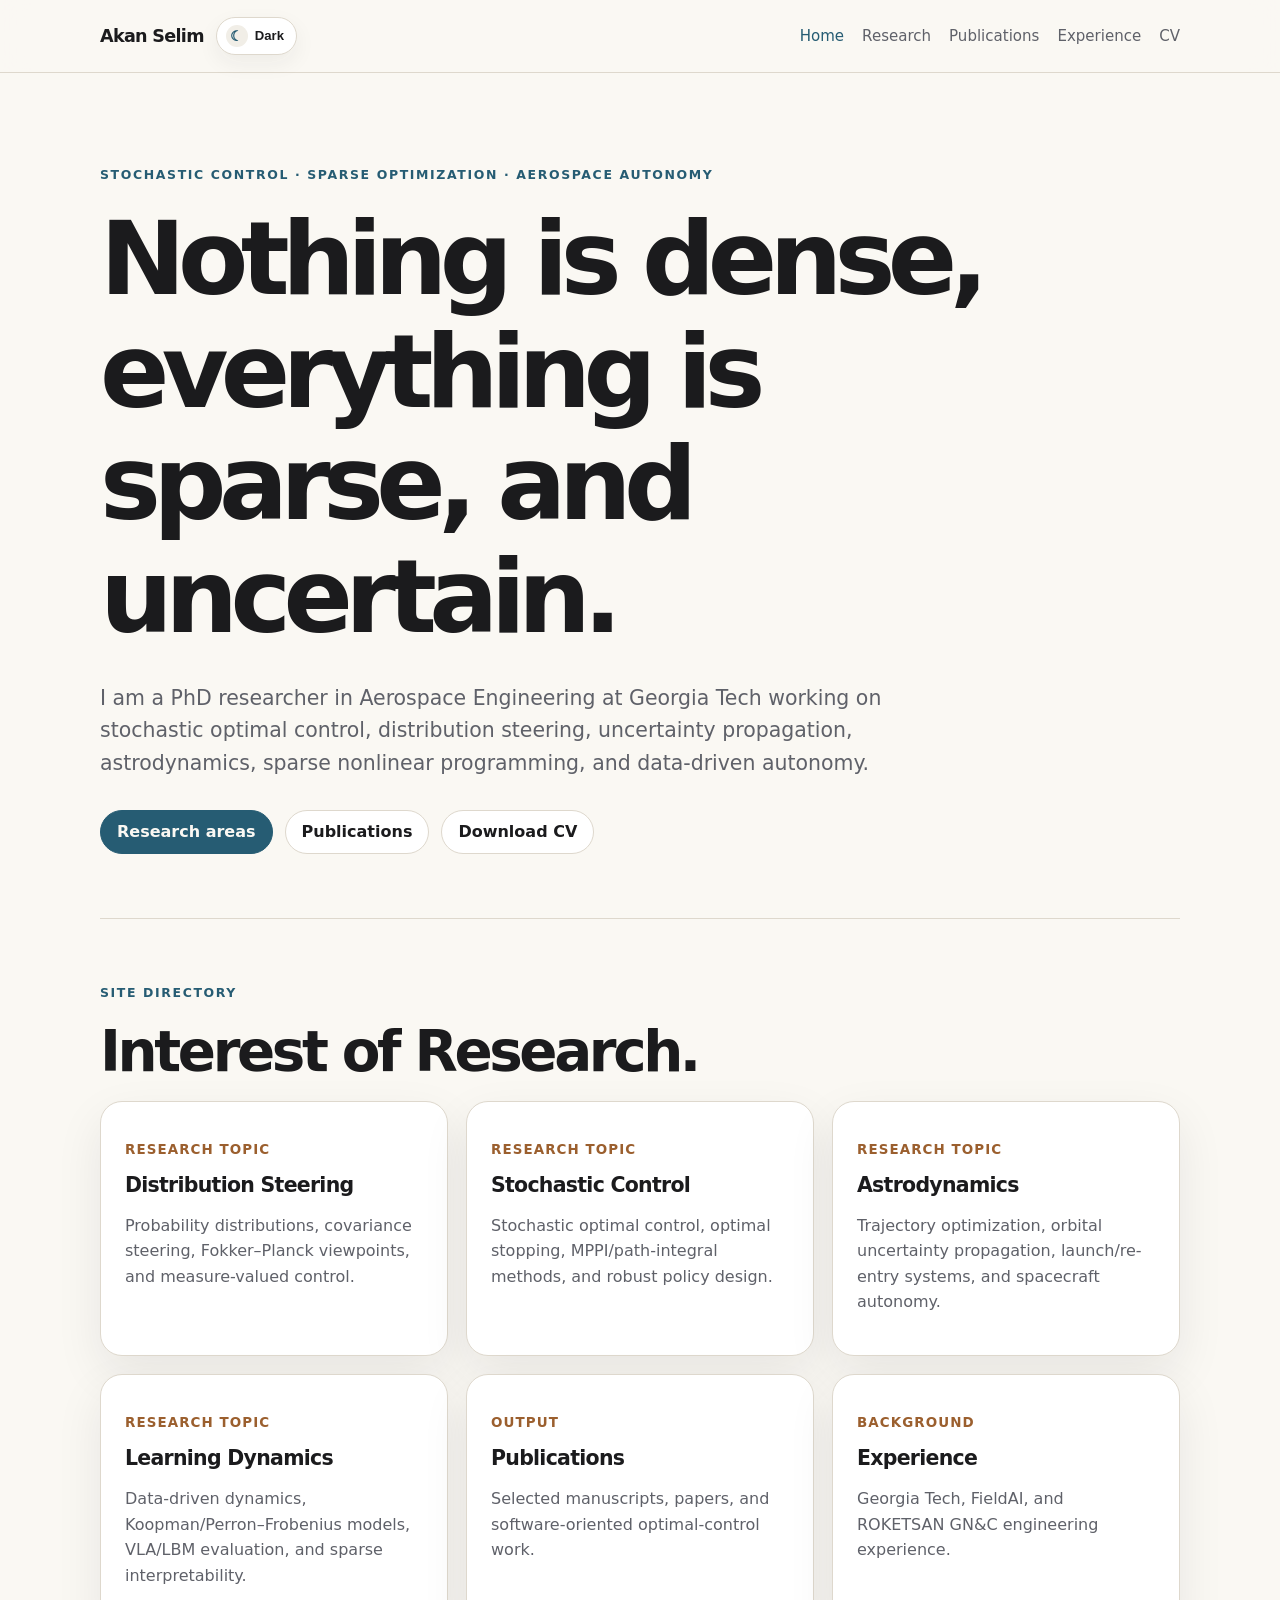
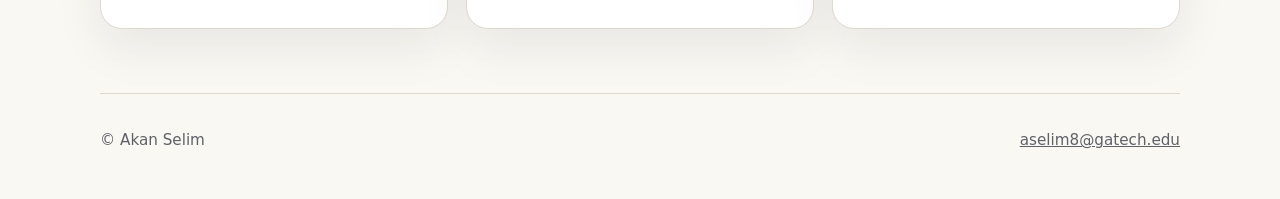
<file: index.html>
<!DOCTYPE html>
<html lang="en" data-theme="light">
<head>
  <meta charset="UTF-8" />
  <meta name="viewport" content="width=device-width, initial-scale=1.0" />
  <title>Akan Selim</title>
  <meta name="description" content="Akan Selim — stochastic optimal control, distribution steering, astrodynamics, learning dynamics, and sparse uncertainty-aware autonomy." />
  <link rel="stylesheet" href="styles.css?v=smooth-toggle-1" />
</head>
<body>
  <header class="site-header">
    <div class="header-inner">
      <div class="brand-wrap">
        <a class="brand" href="index.html">Akan Selim</a>
        <button class="theme-toggle" type="button" data-theme-toggle aria-label="Switch color theme"><span class="theme-icon" aria-hidden="true">☾</span><span class="theme-label">Dark</span></button>
      </div>
      <nav class="nav" aria-label="Main navigation">
        <a class="active" href="index.html">Home</a>
        <a href="research.html">Research</a>
        <a href="publications.html">Publications</a>
        <a href="experience.html">Experience</a>
        <a href="cv.html">CV</a>
      </nav>
    </div>
  </header>

  <main>
    <section class="hero">
      <p class="eyebrow">Stochastic control · Sparse optimization · Aerospace autonomy</p>
      <h1>Nothing is dense, everything is sparse, and uncertain.</h1>
      <p class="lede">
        I am a PhD researcher in Aerospace Engineering at Georgia Tech working on stochastic optimal control,
        distribution steering, uncertainty propagation, astrodynamics, sparse nonlinear programming, and data-driven autonomy.
      </p>
      <div class="actions">
        <a class="button primary" href="research.html">Research areas</a>
        <a class="button" href="publications.html">Publications</a>
        <a class="button" href="assets/Akan_Selim_CV.pdf" target="_blank" rel="noopener">Download CV</a>
      </div>
    </section>

    <section class="section">
      <p class="eyebrow">Site directory</p>
      <h2>Interest of Research.</h2>
      <div class="grid">
        <a class="card" href="distribution-steering.html">
          <p class="meta">Research topic</p>
          <h3>Distribution Steering</h3>
          <p>Probability distributions, covariance steering, Fokker–Planck viewpoints, and measure-valued control.</p>
        </a>
        <a class="card" href="stochastic-control.html">
          <p class="meta">Research topic</p>
          <h3>Stochastic Control</h3>
          <p>Stochastic optimal control, optimal stopping, MPPI/path-integral methods, and robust policy design.</p>
        </a>
        <a class="card" href="astrodynamics.html">
          <p class="meta">Research topic</p>
          <h3>Astrodynamics</h3>
          <p>Trajectory optimization, orbital uncertainty propagation, launch/re-entry systems, and spacecraft autonomy.</p>
        </a>
        <a class="card" href="learning-dynamics.html">
          <p class="meta">Research topic</p>
          <h3>Learning Dynamics</h3>
          <p>Data-driven dynamics, Koopman/Perron–Frobenius models, VLA/LBM evaluation, and sparse interpretability.</p>
        </a>
        <a class="card" href="publications.html">
          <p class="meta">Output</p>
          <h3>Publications</h3>
          <p>Selected manuscripts, papers, and software-oriented optimal-control work.</p>
        </a>
        <a class="card" href="experience.html">
          <p class="meta">Background</p>
          <h3>Experience</h3>
          <p>Georgia Tech, FieldAI, and ROKETSAN GN&amp;C engineering experience.</p>
        </a>
      </div>
    </section>
  </main>

  <footer class="site-footer">
    <span>© Akan Selim</span>
    <a href="mailto:aselim8@gatech.edu">aselim8@gatech.edu</a>
  </footer>
  <script src="theme.js?v=smooth-toggle-1"></script>
</body>
</html>
</file>
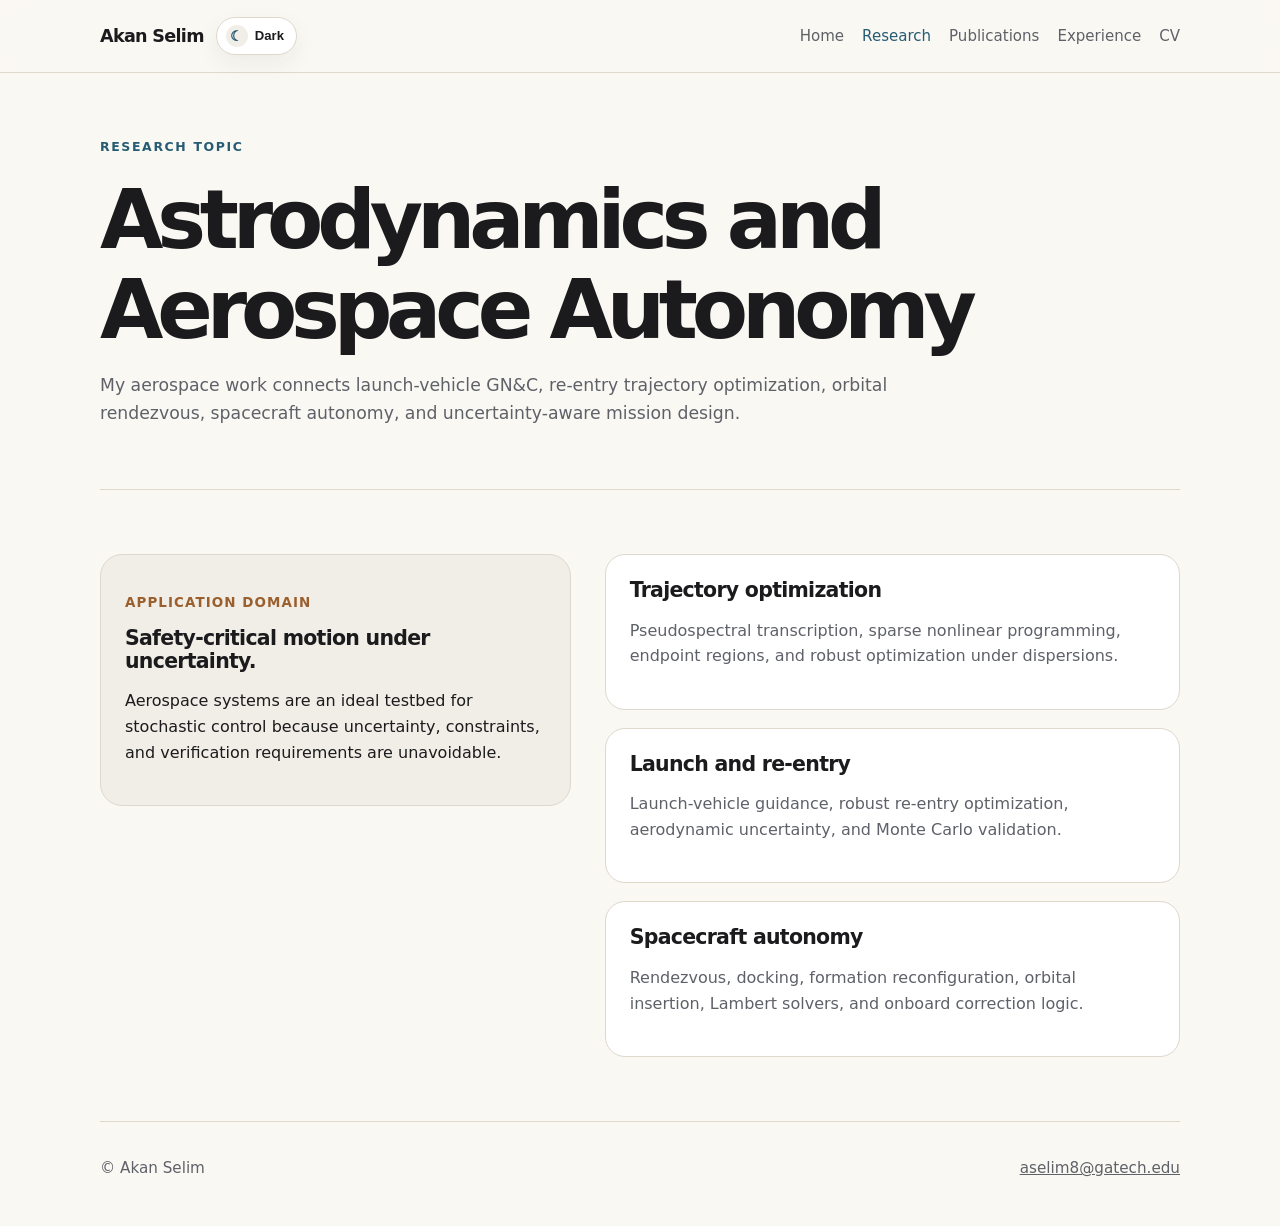
<file: astrodynamics.html>
<!DOCTYPE html>
<html lang="en" data-theme="light">
<head>
  <meta charset="UTF-8" />
  <meta name="viewport" content="width=device-width, initial-scale=1.0" />
  <title>Astrodynamics | Akan Selim</title>
  <link rel="stylesheet" href="styles.css?v=smooth-toggle-1" />
</head>
<body>
  <header class="site-header">
    <div class="header-inner">
      <div class="brand-wrap">
        <a class="brand" href="index.html">Akan Selim</a>
        <button class="theme-toggle" type="button" data-theme-toggle aria-label="Switch color theme"><span class="theme-icon" aria-hidden="true">☾</span><span class="theme-label">Dark</span></button>
      </div>
      <nav class="nav" aria-label="Main navigation">
        <a href="index.html">Home</a>
        <a class="active" href="research.html">Research</a>
        <a href="publications.html">Publications</a>
        <a href="experience.html">Experience</a>
        <a href="cv.html">CV</a>
      </nav>
    </div>
  </header>

  <main>
    <section class="page-header">
      <p class="eyebrow">Research topic</p>
      <h1>Astrodynamics and Aerospace Autonomy</h1>
      <p class="page-text">
        My aerospace work connects launch-vehicle GN&amp;C, re-entry trajectory optimization, orbital rendezvous, spacecraft autonomy,
        and uncertainty-aware mission design.
      </p>
    </section>

    <section class="section split">
      <div class="callout">
        <p class="meta">Application domain</p>
        <h3>Safety-critical motion under uncertainty.</h3>
        <p>
          Aerospace systems are an ideal testbed for stochastic control because uncertainty, constraints, and verification requirements
          are unavoidable.
        </p>
      </div>
      <div class="list">
        <article>
          <h3>Trajectory optimization</h3>
          <p>Pseudospectral transcription, sparse nonlinear programming, endpoint regions, and robust optimization under dispersions.</p>
        </article>
        <article>
          <h3>Launch and re-entry</h3>
          <p>Launch-vehicle guidance, robust re-entry optimization, aerodynamic uncertainty, and Monte Carlo validation.</p>
        </article>
        <article>
          <h3>Spacecraft autonomy</h3>
          <p>Rendezvous, docking, formation reconfiguration, orbital insertion, Lambert solvers, and onboard correction logic.</p>
        </article>
      </div>
    </section>
  </main>

  <footer class="site-footer">
    <span>© Akan Selim</span>
    <a href="mailto:aselim8@gatech.edu">aselim8@gatech.edu</a>
  </footer>
  <script src="theme.js?v=smooth-toggle-1"></script>
</body>
</html>
</file>
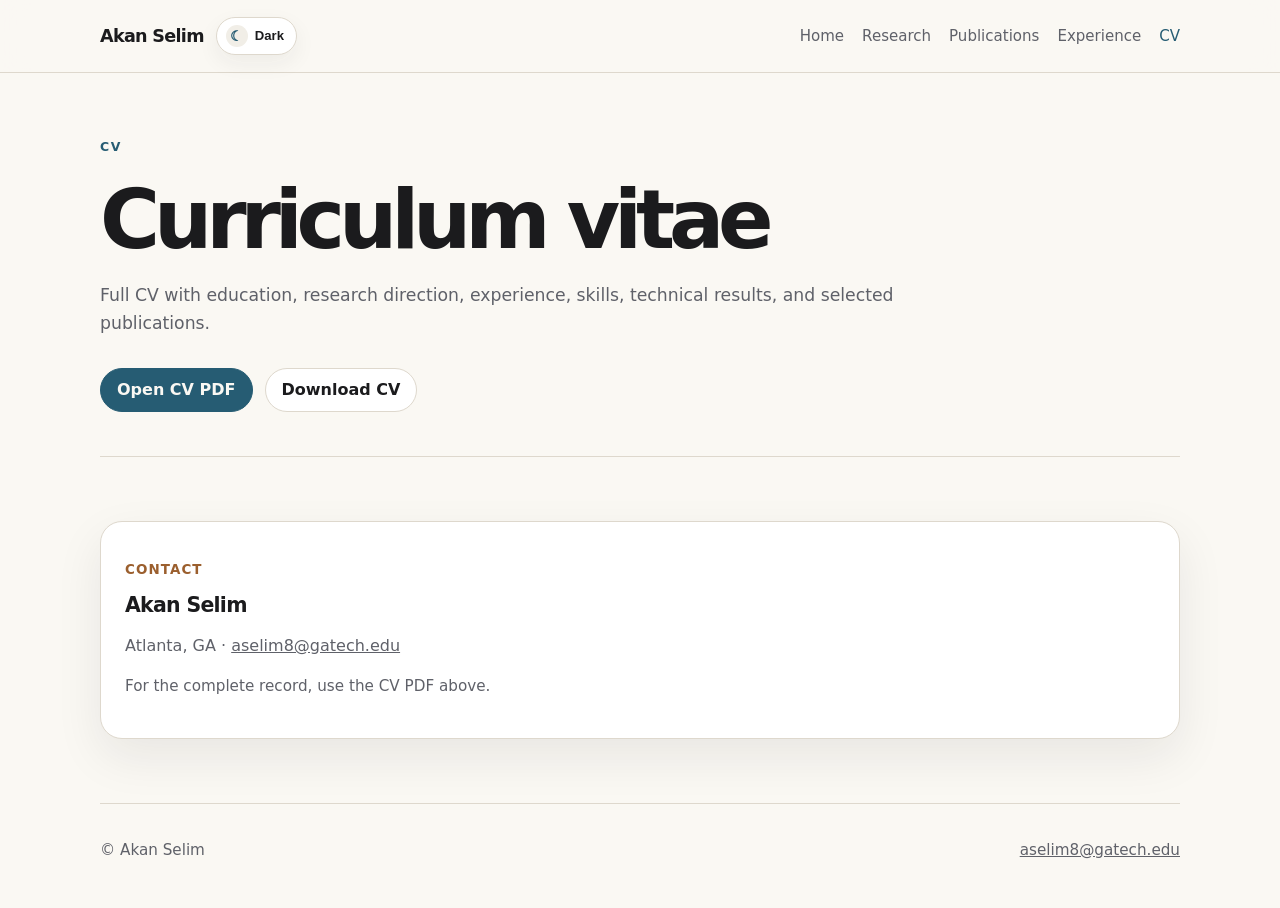
<file: cv.html>
<!DOCTYPE html>
<html lang="en" data-theme="light">
<head>
  <meta charset="UTF-8" />
  <meta name="viewport" content="width=device-width, initial-scale=1.0" />
  <title>CV | Akan Selim</title>
  <link rel="stylesheet" href="styles.css?v=smooth-toggle-1" />
</head>
<body>
  <header class="site-header">
    <div class="header-inner">
      <div class="brand-wrap">
        <a class="brand" href="index.html">Akan Selim</a>
        <button class="theme-toggle" type="button" data-theme-toggle aria-label="Switch color theme"><span class="theme-icon" aria-hidden="true">☾</span><span class="theme-label">Dark</span></button>
      </div>
      <nav class="nav" aria-label="Main navigation">
        <a href="index.html">Home</a>
        <a href="research.html">Research</a>
        <a href="publications.html">Publications</a>
        <a href="experience.html">Experience</a>
        <a class="active" href="cv.html">CV</a>
      </nav>
    </div>
  </header>

  <main>
    <section class="page-header">
      <p class="eyebrow">CV</p>
      <h1>Curriculum vitae</h1>
      <p class="page-text">
        Full CV with education, research direction, experience, skills, technical results, and selected publications.
      </p>
      <div class="actions">
        <a class="button primary" href="assets/Akan_Selim_CV.pdf" target="_blank" rel="noopener">Open CV PDF</a>
        <a class="button" href="assets/Akan_Selim_CV.pdf" download>Download CV</a>
      </div>
    </section>

    <section class="section">
      <div class="card">
        <p class="meta">Contact</p>
        <h3>Akan Selim</h3>
        <p>Atlanta, GA · <a href="mailto:aselim8@gatech.edu">aselim8@gatech.edu</a></p>
        <p class="note">For the complete record, use the CV PDF above.</p>
      </div>
    </section>
  </main>

  <footer class="site-footer">
    <span>© Akan Selim</span>
    <a href="mailto:aselim8@gatech.edu">aselim8@gatech.edu</a>
  </footer>
  <script src="theme.js?v=smooth-toggle-1"></script>
</body>
</html>
</file>
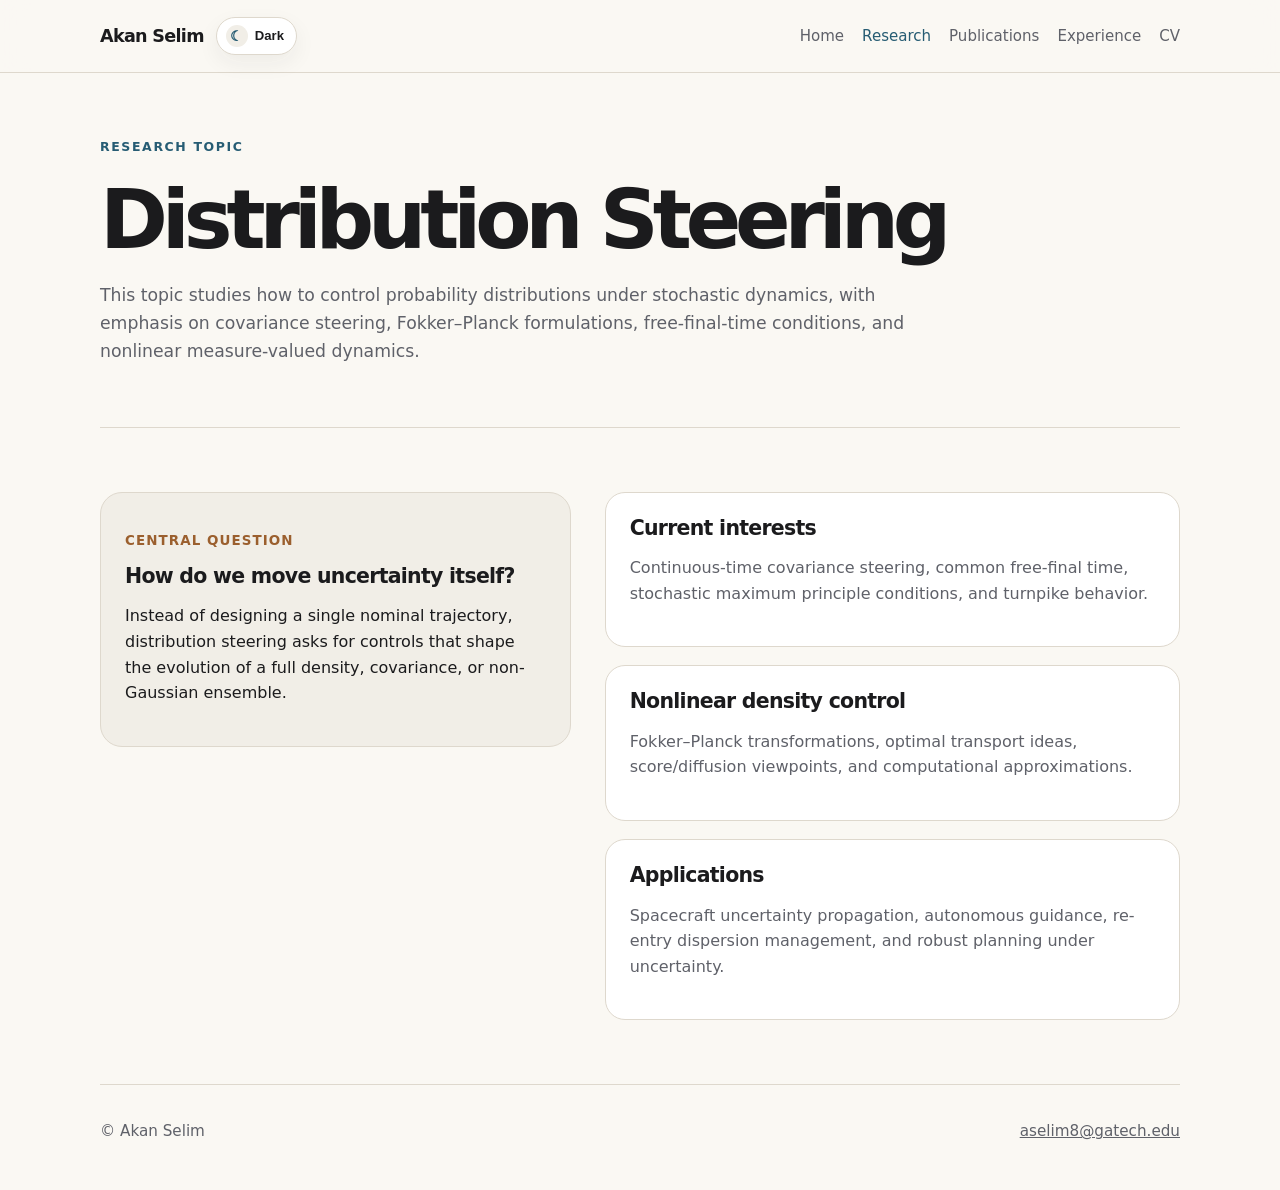
<file: distribution-steering.html>
<!DOCTYPE html>
<html lang="en" data-theme="light">
<head>
  <meta charset="UTF-8" />
  <meta name="viewport" content="width=device-width, initial-scale=1.0" />
  <title>Distribution Steering | Akan Selim</title>
  <link rel="stylesheet" href="styles.css?v=smooth-toggle-1" />
</head>
<body>
  <header class="site-header">
    <div class="header-inner">
      <div class="brand-wrap">
        <a class="brand" href="index.html">Akan Selim</a>
        <button class="theme-toggle" type="button" data-theme-toggle aria-label="Switch color theme"><span class="theme-icon" aria-hidden="true">☾</span><span class="theme-label">Dark</span></button>
      </div>
      <nav class="nav" aria-label="Main navigation">
        <a href="index.html">Home</a>
        <a class="active" href="research.html">Research</a>
        <a href="publications.html">Publications</a>
        <a href="experience.html">Experience</a>
        <a href="cv.html">CV</a>
      </nav>
    </div>
  </header>

  <main>
    <section class="page-header">
      <p class="eyebrow">Research topic</p>
      <h1>Distribution Steering</h1>
      <p class="page-text">
        This topic studies how to control probability distributions under stochastic dynamics, with emphasis on covariance steering,
        Fokker–Planck formulations, free-final-time conditions, and nonlinear measure-valued dynamics.
      </p>
    </section>

    <section class="section split">
      <div class="callout">
        <p class="meta">Central question</p>
        <h3>How do we move uncertainty itself?</h3>
        <p>
          Instead of designing a single nominal trajectory, distribution steering asks for controls that shape the evolution
          of a full density, covariance, or non-Gaussian ensemble.
        </p>
      </div>
      <div class="list">
        <article>
          <h3>Current interests</h3>
          <p>Continuous-time covariance steering, common free-final time, stochastic maximum principle conditions, and turnpike behavior.</p>
        </article>
        <article>
          <h3>Nonlinear density control</h3>
          <p>Fokker–Planck transformations, optimal transport ideas, score/diffusion viewpoints, and computational approximations.</p>
        </article>
        <article>
          <h3>Applications</h3>
          <p>Spacecraft uncertainty propagation, autonomous guidance, re-entry dispersion management, and robust planning under uncertainty.</p>
        </article>
      </div>
    </section>
  </main>

  <footer class="site-footer">
    <span>© Akan Selim</span>
    <a href="mailto:aselim8@gatech.edu">aselim8@gatech.edu</a>
  </footer>
  <script src="theme.js?v=smooth-toggle-1"></script>
</body>
</html>
</file>
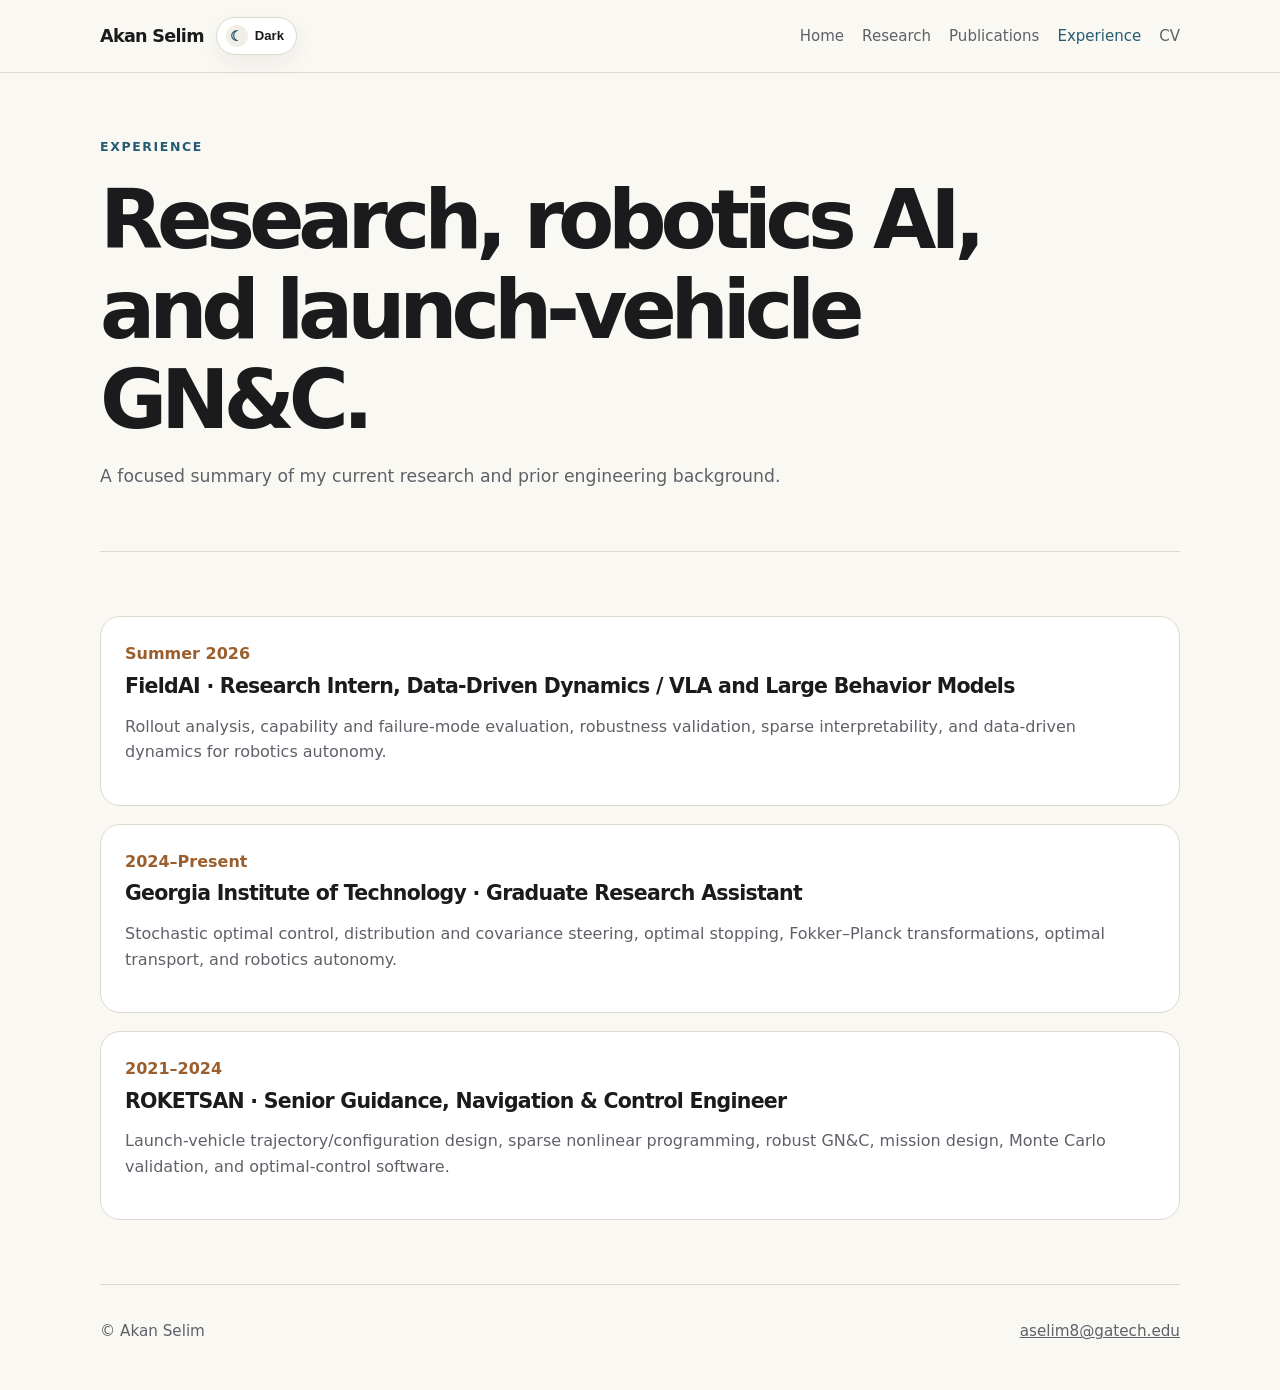
<file: experience.html>
<!DOCTYPE html>
<html lang="en" data-theme="light">
<head>
  <meta charset="UTF-8" />
  <meta name="viewport" content="width=device-width, initial-scale=1.0" />
  <title>Experience | Akan Selim</title>
  <link rel="stylesheet" href="styles.css?v=smooth-toggle-1" />
</head>
<body>
  <header class="site-header">
    <div class="header-inner">
      <div class="brand-wrap">
        <a class="brand" href="index.html">Akan Selim</a>
        <button class="theme-toggle" type="button" data-theme-toggle aria-label="Switch color theme"><span class="theme-icon" aria-hidden="true">☾</span><span class="theme-label">Dark</span></button>
      </div>
      <nav class="nav" aria-label="Main navigation">
        <a href="index.html">Home</a>
        <a href="research.html">Research</a>
        <a href="publications.html">Publications</a>
        <a class="active" href="experience.html">Experience</a>
        <a href="cv.html">CV</a>
      </nav>
    </div>
  </header>

  <main>
    <section class="page-header">
      <p class="eyebrow">Experience</p>
      <h1>Research, robotics AI, and launch-vehicle GN&amp;C.</h1>
      <p class="page-text">A focused summary of my current research and prior engineering background.</p>
    </section>

    <section class="section timeline">
      <article>
        <div class="time">Summer 2026</div>
        <h3>FieldAI · Research Intern, Data-Driven Dynamics / VLA and Large Behavior Models</h3>
        <p>Rollout analysis, capability and failure-mode evaluation, robustness validation, sparse interpretability, and data-driven dynamics for robotics autonomy.</p>
      </article>
      <article>
        <div class="time">2024–Present</div>
        <h3>Georgia Institute of Technology · Graduate Research Assistant</h3>
        <p>Stochastic optimal control, distribution and covariance steering, optimal stopping, Fokker–Planck transformations, optimal transport, and robotics autonomy.</p>
      </article>
      <article>
        <div class="time">2021–2024</div>
        <h3>ROKETSAN · Senior Guidance, Navigation &amp; Control Engineer</h3>
        <p>Launch-vehicle trajectory/configuration design, sparse nonlinear programming, robust GN&amp;C, mission design, Monte Carlo validation, and optimal-control software.</p>
      </article>
    </section>
  </main>

  <footer class="site-footer">
    <span>© Akan Selim</span>
    <a href="mailto:aselim8@gatech.edu">aselim8@gatech.edu</a>
  </footer>
  <script src="theme.js?v=smooth-toggle-1"></script>
</body>
</html>
</file>
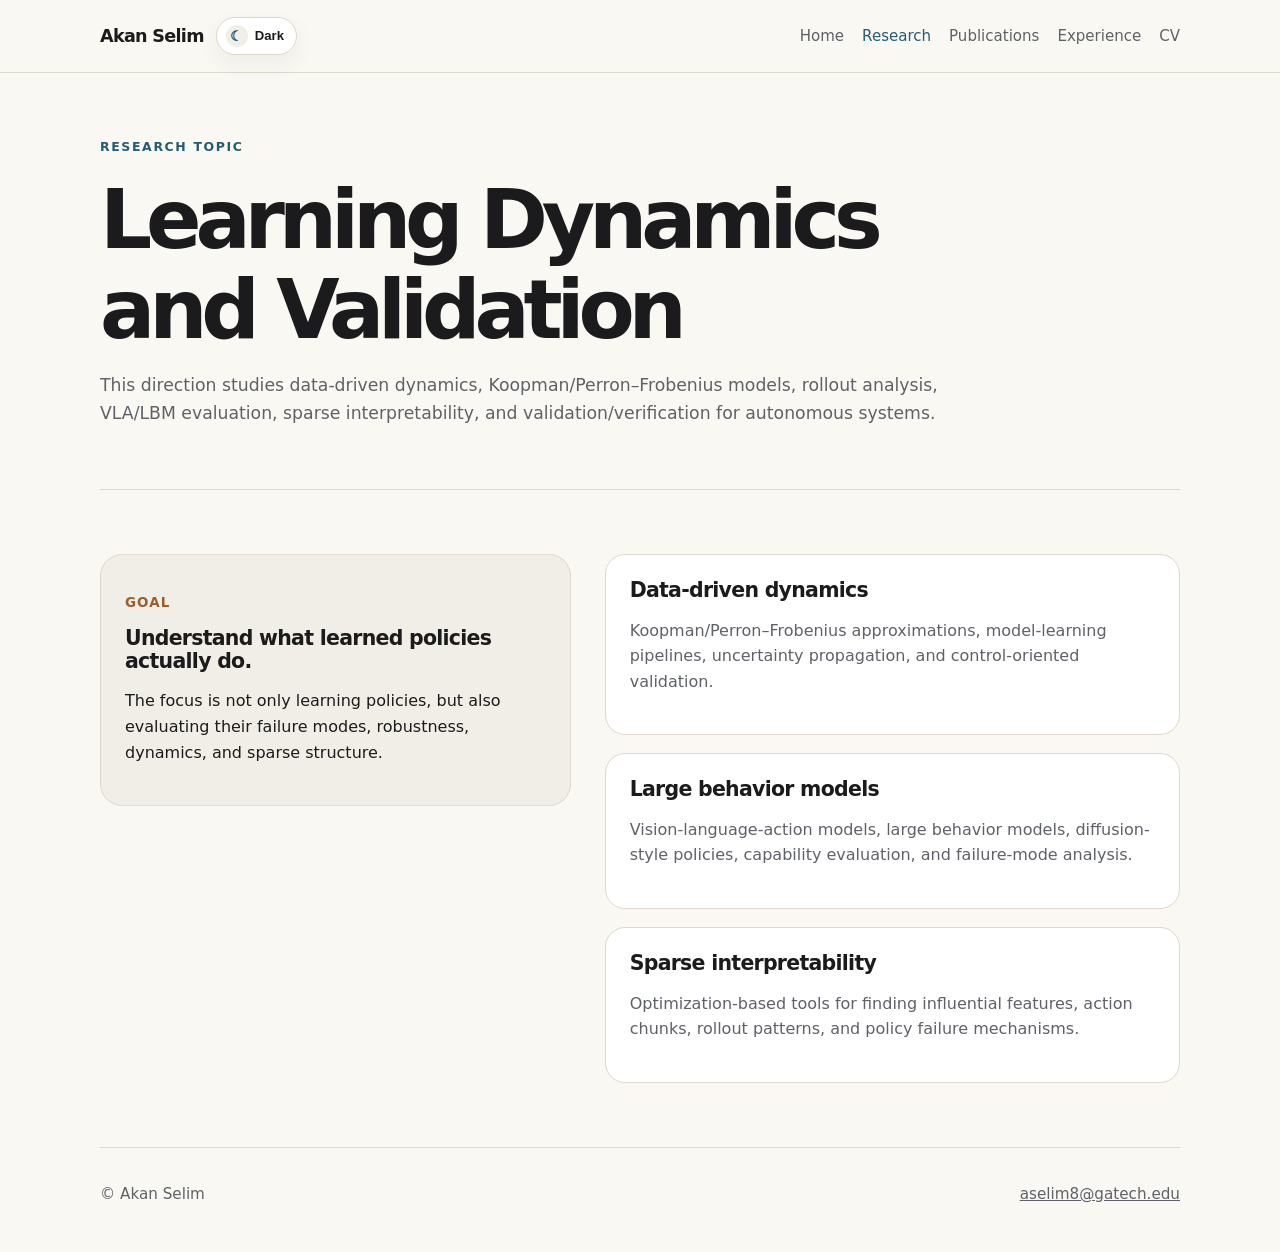
<file: learning-dynamics.html>
<!DOCTYPE html>
<html lang="en" data-theme="light">
<head>
  <meta charset="UTF-8" />
  <meta name="viewport" content="width=device-width, initial-scale=1.0" />
  <title>Learning Dynamics | Akan Selim</title>
  <link rel="stylesheet" href="styles.css?v=smooth-toggle-1" />
</head>
<body>
  <header class="site-header">
    <div class="header-inner">
      <div class="brand-wrap">
        <a class="brand" href="index.html">Akan Selim</a>
        <button class="theme-toggle" type="button" data-theme-toggle aria-label="Switch color theme"><span class="theme-icon" aria-hidden="true">☾</span><span class="theme-label">Dark</span></button>
      </div>
      <nav class="nav" aria-label="Main navigation">
        <a href="index.html">Home</a>
        <a class="active" href="research.html">Research</a>
        <a href="publications.html">Publications</a>
        <a href="experience.html">Experience</a>
        <a href="cv.html">CV</a>
      </nav>
    </div>
  </header>

  <main>
    <section class="page-header">
      <p class="eyebrow">Research topic</p>
      <h1>Learning Dynamics and Validation</h1>
      <p class="page-text">
        This direction studies data-driven dynamics, Koopman/Perron–Frobenius models, rollout analysis, VLA/LBM evaluation,
        sparse interpretability, and validation/verification for autonomous systems.
      </p>
    </section>

    <section class="section split">
      <div class="callout">
        <p class="meta">Goal</p>
        <h3>Understand what learned policies actually do.</h3>
        <p>
          The focus is not only learning policies, but also evaluating their failure modes, robustness, dynamics, and sparse structure.
        </p>
      </div>
      <div class="list">
        <article>
          <h3>Data-driven dynamics</h3>
          <p>Koopman/Perron–Frobenius approximations, model-learning pipelines, uncertainty propagation, and control-oriented validation.</p>
        </article>
        <article>
          <h3>Large behavior models</h3>
          <p>Vision-language-action models, large behavior models, diffusion-style policies, capability evaluation, and failure-mode analysis.</p>
        </article>
        <article>
          <h3>Sparse interpretability</h3>
          <p>Optimization-based tools for finding influential features, action chunks, rollout patterns, and policy failure mechanisms.</p>
        </article>
      </div>
    </section>
  </main>

  <footer class="site-footer">
    <span>© Akan Selim</span>
    <a href="mailto:aselim8@gatech.edu">aselim8@gatech.edu</a>
  </footer>
  <script src="theme.js?v=smooth-toggle-1"></script>
</body>
</html>
</file>
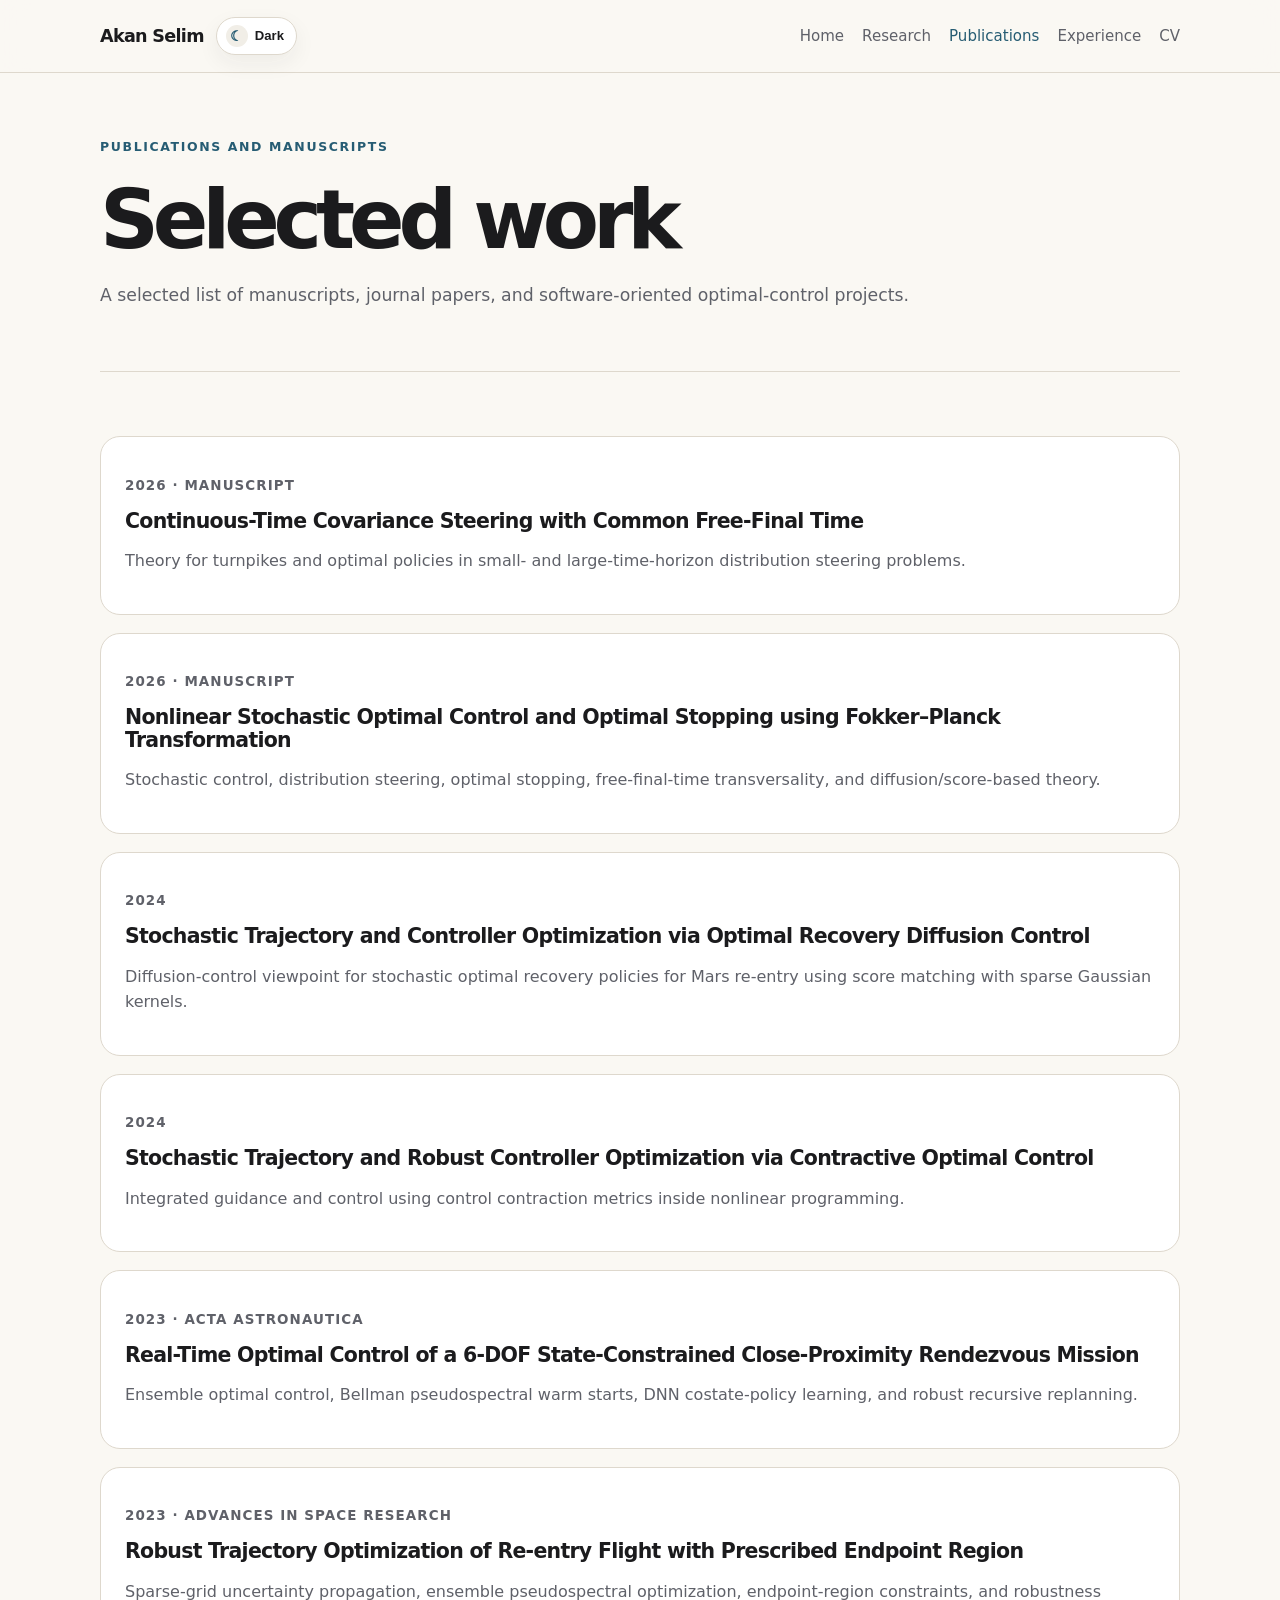
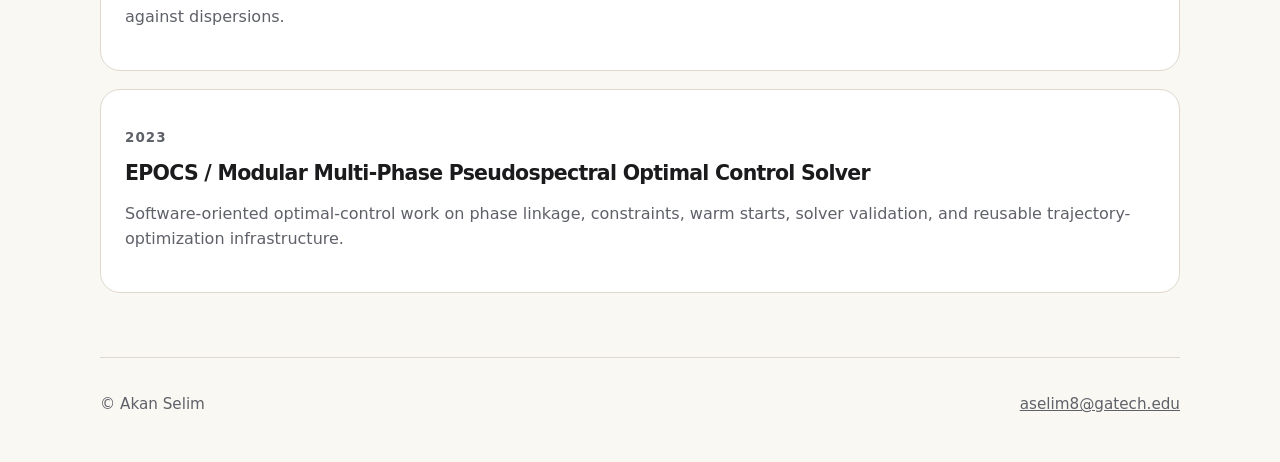
<file: publications.html>
<!DOCTYPE html>
<html lang="en" data-theme="light">
<head>
  <meta charset="UTF-8" />
  <meta name="viewport" content="width=device-width, initial-scale=1.0" />
  <title>Publications | Akan Selim</title>
  <link rel="stylesheet" href="styles.css?v=smooth-toggle-1" />
</head>
<body>
  <header class="site-header">
    <div class="header-inner">
      <div class="brand-wrap">
        <a class="brand" href="index.html">Akan Selim</a>
        <button class="theme-toggle" type="button" data-theme-toggle aria-label="Switch color theme"><span class="theme-icon" aria-hidden="true">☾</span><span class="theme-label">Dark</span></button>
      </div>
      <nav class="nav" aria-label="Main navigation">
        <a href="index.html">Home</a>
        <a href="research.html">Research</a>
        <a class="active" href="publications.html">Publications</a>
        <a href="experience.html">Experience</a>
        <a href="cv.html">CV</a>
      </nav>
    </div>
  </header>

  <main>
    <section class="page-header">
      <p class="eyebrow">Publications and manuscripts</p>
      <h1>Selected work</h1>
      <p class="page-text">A selected list of manuscripts, journal papers, and software-oriented optimal-control projects.</p>
    </section>

    <section class="section list">
      <article>
        <p class="meta">2026 · Manuscript</p>
        <h3>Continuous-Time Covariance Steering with Common Free-Final Time</h3>
        <p>Theory for turnpikes and optimal policies in small- and large-time-horizon distribution steering problems.</p>
      </article>
      <article>
        <p class="meta">2026 · Manuscript</p>
        <h3>Nonlinear Stochastic Optimal Control and Optimal Stopping using Fokker–Planck Transformation</h3>
        <p>Stochastic control, distribution steering, optimal stopping, free-final-time transversality, and diffusion/score-based theory.</p>
      </article>
      <article>
        <p class="meta">2024</p>
        <h3>Stochastic Trajectory and Controller Optimization via Optimal Recovery Diffusion Control</h3>
        <p>Diffusion-control viewpoint for stochastic optimal recovery policies for Mars re-entry using score matching with sparse Gaussian kernels.</p>
      </article>
      <article>
        <p class="meta">2024</p>
        <h3>Stochastic Trajectory and Robust Controller Optimization via Contractive Optimal Control</h3>
        <p>Integrated guidance and control using control contraction metrics inside nonlinear programming.</p>
      </article>
      <article>
        <p class="meta">2023 · Acta Astronautica</p>
        <h3>Real-Time Optimal Control of a 6-DOF State-Constrained Close-Proximity Rendezvous Mission</h3>
        <p>Ensemble optimal control, Bellman pseudospectral warm starts, DNN costate-policy learning, and robust recursive replanning.</p>
      </article>
      <article>
        <p class="meta">2023 · Advances in Space Research</p>
        <h3>Robust Trajectory Optimization of Re-entry Flight with Prescribed Endpoint Region</h3>
        <p>Sparse-grid uncertainty propagation, ensemble pseudospectral optimization, endpoint-region constraints, and robustness against dispersions.</p>
      </article>
      <article>
        <p class="meta">2023</p>
        <h3>EPOCS / Modular Multi-Phase Pseudospectral Optimal Control Solver</h3>
        <p>Software-oriented optimal-control work on phase linkage, constraints, warm starts, solver validation, and reusable trajectory-optimization infrastructure.</p>
      </article>
    </section>
  </main>

  <footer class="site-footer">
    <span>© Akan Selim</span>
    <a href="mailto:aselim8@gatech.edu">aselim8@gatech.edu</a>
  </footer>
  <script src="theme.js?v=smooth-toggle-1"></script>
</body>
</html>
</file>
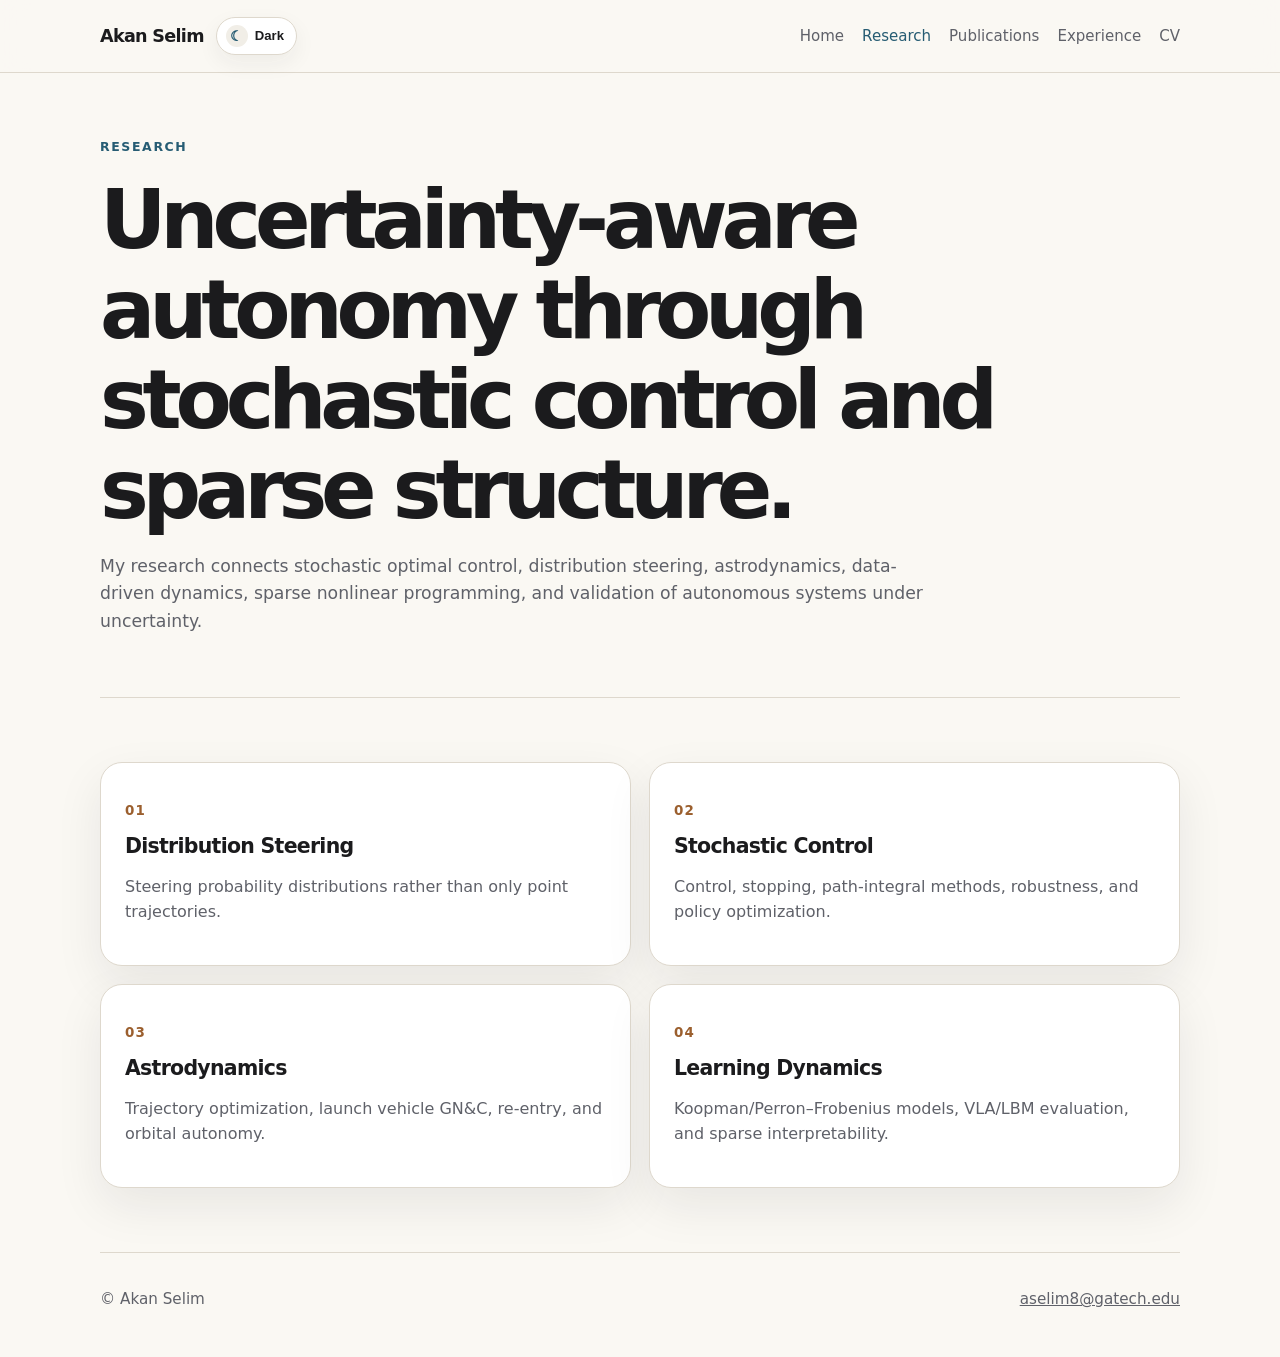
<file: research.html>
<!DOCTYPE html>
<html lang="en" data-theme="light">
<head>
  <meta charset="UTF-8" />
  <meta name="viewport" content="width=device-width, initial-scale=1.0" />
  <title>Research | Akan Selim</title>
  <link rel="stylesheet" href="styles.css?v=smooth-toggle-1" />
</head>
<body>
  <header class="site-header">
    <div class="header-inner">
      <div class="brand-wrap">
        <a class="brand" href="index.html">Akan Selim</a>
        <button class="theme-toggle" type="button" data-theme-toggle aria-label="Switch color theme"><span class="theme-icon" aria-hidden="true">☾</span><span class="theme-label">Dark</span></button>
      </div>
      <nav class="nav" aria-label="Main navigation">
        <a href="index.html">Home</a>
        <a class="active" href="research.html">Research</a>
        <a href="publications.html">Publications</a>
        <a href="experience.html">Experience</a>
        <a href="cv.html">CV</a>
      </nav>
    </div>
  </header>

  <main>
    <section class="page-header">
      <p class="eyebrow">Research</p>
      <h1>Uncertainty-aware autonomy through stochastic control and sparse structure.</h1>
      <p class="page-text">
        My research connects stochastic optimal control, distribution steering, astrodynamics, data-driven dynamics,
        sparse nonlinear programming, and validation of autonomous systems under uncertainty.
      </p>
    </section>

    <section class="section">
      <div class="grid two">
        <a class="card" href="distribution-steering.html">
          <p class="meta">01</p>
          <h3>Distribution Steering</h3>
          <p>Steering probability distributions rather than only point trajectories.</p>
        </a>
        <a class="card" href="stochastic-control.html">
          <p class="meta">02</p>
          <h3>Stochastic Control</h3>
          <p>Control, stopping, path-integral methods, robustness, and policy optimization.</p>
        </a>
        <a class="card" href="astrodynamics.html">
          <p class="meta">03</p>
          <h3>Astrodynamics</h3>
          <p>Trajectory optimization, launch vehicle GN&amp;C, re-entry, and orbital autonomy.</p>
        </a>
        <a class="card" href="learning-dynamics.html">
          <p class="meta">04</p>
          <h3>Learning Dynamics</h3>
          <p>Koopman/Perron–Frobenius models, VLA/LBM evaluation, and sparse interpretability.</p>
        </a>
      </div>
    </section>
  </main>

  <footer class="site-footer">
    <span>© Akan Selim</span>
    <a href="mailto:aselim8@gatech.edu">aselim8@gatech.edu</a>
  </footer>
  <script src="theme.js?v=smooth-toggle-1"></script>
</body>
</html>
</file>
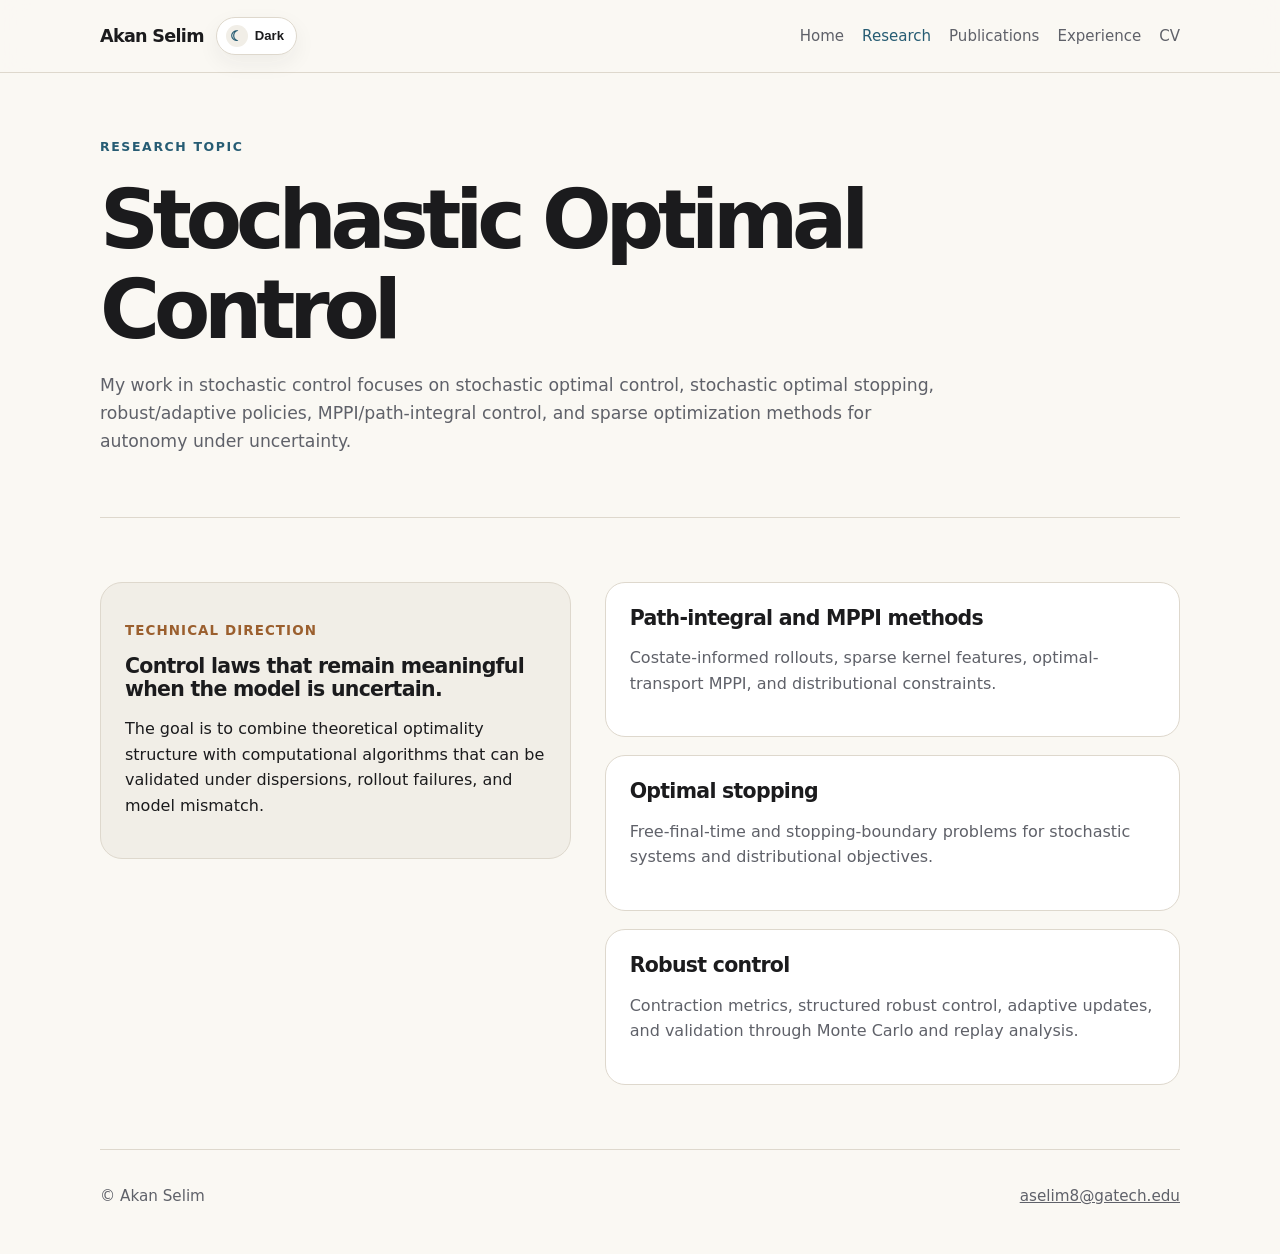
<file: stochastic-control.html>
<!DOCTYPE html>
<html lang="en" data-theme="light">
<head>
  <meta charset="UTF-8" />
  <meta name="viewport" content="width=device-width, initial-scale=1.0" />
  <title>Stochastic Control | Akan Selim</title>
  <link rel="stylesheet" href="styles.css?v=smooth-toggle-1" />
</head>
<body>
  <header class="site-header">
    <div class="header-inner">
      <div class="brand-wrap">
        <a class="brand" href="index.html">Akan Selim</a>
        <button class="theme-toggle" type="button" data-theme-toggle aria-label="Switch color theme"><span class="theme-icon" aria-hidden="true">☾</span><span class="theme-label">Dark</span></button>
      </div>
      <nav class="nav" aria-label="Main navigation">
        <a href="index.html">Home</a>
        <a class="active" href="research.html">Research</a>
        <a href="publications.html">Publications</a>
        <a href="experience.html">Experience</a>
        <a href="cv.html">CV</a>
      </nav>
    </div>
  </header>

  <main>
    <section class="page-header">
      <p class="eyebrow">Research topic</p>
      <h1>Stochastic Optimal Control</h1>
      <p class="page-text">
        My work in stochastic control focuses on stochastic optimal control, stochastic optimal stopping, robust/adaptive policies,
        MPPI/path-integral control, and sparse optimization methods for autonomy under uncertainty.
      </p>
    </section>

    <section class="section split">
      <div class="callout">
        <p class="meta">Technical direction</p>
        <h3>Control laws that remain meaningful when the model is uncertain.</h3>
        <p>
          The goal is to combine theoretical optimality structure with computational algorithms that can be validated under dispersions,
          rollout failures, and model mismatch.
        </p>
      </div>
      <div class="list">
        <article>
          <h3>Path-integral and MPPI methods</h3>
          <p>Costate-informed rollouts, sparse kernel features, optimal-transport MPPI, and distributional constraints.</p>
        </article>
        <article>
          <h3>Optimal stopping</h3>
          <p>Free-final-time and stopping-boundary problems for stochastic systems and distributional objectives.</p>
        </article>
        <article>
          <h3>Robust control</h3>
          <p>Contraction metrics, structured robust control, adaptive updates, and validation through Monte Carlo and replay analysis.</p>
        </article>
      </div>
    </section>
  </main>

  <footer class="site-footer">
    <span>© Akan Selim</span>
    <a href="mailto:aselim8@gatech.edu">aselim8@gatech.edu</a>
  </footer>
  <script src="theme.js?v=smooth-toggle-1"></script>
</body>
</html>
</file>
<file: styles.css>
:root {
  --bg: #faf8f3;
  --surface: #ffffff;
  --surface-soft: #f1eee7;
  --text: #1b1b1d;
  --muted: #5f6169;
  --line: #ded8cd;
  --accent: #265c73;
  --accent-2: #9b5f2e;
  --shadow: 0 18px 48px rgba(28, 31, 36, 0.08);
  --max: 1080px;
  color-scheme: light;
}

[data-theme="dark"] {
  color-scheme: dark;
  --bg: #101114;
  --surface: #181a1f;
  --surface-soft: #20242b;
  --text: #f2f0ea;
  --muted: #b5b1a7;
  --line: #343842;
  --accent: #8ed8f1;
  --accent-2: #f0b875;
  --shadow: 0 18px 48px rgba(0, 0, 0, 0.28);
}


/* Smooth theme morphing. The class is added only while the Light/Dark button is clicked. */
html.theme-changing,
html.theme-changing body,
html.theme-changing header,
html.theme-changing main,
html.theme-changing section,
html.theme-changing article,
html.theme-changing a,
html.theme-changing button,
html.theme-changing input,
html.theme-changing .card,
html.theme-changing .button,
html.theme-changing .callout,
html.theme-changing .site-header,
html.theme-changing .site-footer,
html.theme-changing .list article,
html.theme-changing .timeline article {
  transition:
    background-color 750ms ease,
    background 750ms ease,
    color 750ms ease,
    border-color 750ms ease,
    box-shadow 750ms ease,
    opacity 750ms ease;
}

@media (prefers-reduced-motion: reduce) {
  html.theme-changing,
  html.theme-changing * {
    transition: none !important;
  }
}

* { box-sizing: border-box; }

html { scroll-behavior: smooth; }

body {
  margin: 0;
  background: var(--bg);
  color: var(--text);
  font-family: Inter, ui-sans-serif, system-ui, -apple-system, BlinkMacSystemFont, "Segoe UI", sans-serif;
  line-height: 1.6;
}

a { color: inherit; }

.site-header {
  position: sticky;
  top: 0;
  z-index: 10;
  background: color-mix(in srgb, var(--bg) 88%, transparent);
  backdrop-filter: blur(14px);
  border-bottom: 1px solid var(--line);
}

.header-inner {
  width: min(var(--max), calc(100% - 32px));
  margin: 0 auto;
  min-height: 72px;
  display: flex;
  align-items: center;
  justify-content: space-between;
  gap: 24px;
}

.brand-wrap {
  display: flex;
  align-items: center;
  gap: 12px;
  min-width: max-content;
}

.brand {
  text-decoration: none;
  font-weight: 800;
  letter-spacing: -0.04em;
  font-size: 1.1rem;
}

.theme-toggle {
  display: inline-flex;
  align-items: center;
  gap: 7px;
  border: 1px solid var(--line);
  background: var(--surface);
  color: var(--text);
  border-radius: 999px;
  padding: 7px 12px 7px 9px;
  font-size: 0.82rem;
  font-weight: 750;
  cursor: pointer;
  box-shadow: 0 8px 22px rgba(28, 31, 36, 0.06);
}

.theme-toggle:hover {
  border-color: var(--accent);
  color: var(--accent);
}

.theme-icon {
  width: 22px;
  height: 22px;
  display: inline-grid;
  place-items: center;
  border-radius: 999px;
  background: var(--surface-soft);
  color: var(--accent);
  font-size: 0.9rem;
  line-height: 1;
}

.theme-label {
  line-height: 1;
}

.nav {
  display: flex;
  align-items: center;
  gap: 18px;
  flex-wrap: wrap;
  justify-content: flex-end;
}

.nav a {
  text-decoration: none;
  color: var(--muted);
  font-size: 0.94rem;
}

.nav a:hover,
.nav a.active { color: var(--accent); }

main {
  width: min(var(--max), calc(100% - 32px));
  margin: 0 auto;
}

.hero {
  padding: 92px 0 64px;
  border-bottom: 1px solid var(--line);
}

.eyebrow {
  margin: 0 0 18px;
  color: var(--accent);
  font-size: 0.78rem;
  text-transform: uppercase;
  letter-spacing: 0.13em;
  font-weight: 800;
}

h1, h2, h3 { line-height: 1.1; }

h1 {
  max-width: 920px;
  margin: 0;
  font-size: clamp(3rem, 8vw, 6.7rem);
  letter-spacing: -0.075em;
}

h2 {
  margin: 0 0 18px;
  font-size: clamp(2rem, 4.4vw, 3.8rem);
  letter-spacing: -0.06em;
}

h3 {
  margin: 0 0 10px;
  font-size: 1.28rem;
  letter-spacing: -0.035em;
}

.lede {
  max-width: 820px;
  margin: 28px 0 0;
  color: var(--muted);
  font-size: clamp(1.05rem, 2vw, 1.28rem);
}

.actions {
  display: flex;
  gap: 12px;
  flex-wrap: wrap;
  margin-top: 30px;
}

.button {
  display: inline-flex;
  align-items: center;
  justify-content: center;
  min-height: 44px;
  padding: 0 16px;
  border-radius: 999px;
  border: 1px solid var(--line);
  background: var(--surface);
  color: var(--text);
  text-decoration: none;
  font-weight: 750;
}

.button.primary {
  background: var(--accent);
  border-color: var(--accent);
  color: var(--bg);
}

.button:hover { transform: translateY(-1px); }

.section {
  padding: 64px 0;
  border-bottom: 1px solid var(--line);
}

.grid {
  display: grid;
  grid-template-columns: repeat(3, minmax(0, 1fr));
  gap: 18px;
}

.grid.two { grid-template-columns: repeat(2, minmax(0, 1fr)); }

.card {
  display: block;
  min-height: 100%;
  padding: 24px;
  border: 1px solid var(--line);
  border-radius: 22px;
  background: var(--surface);
  box-shadow: var(--shadow);
  text-decoration: none;
}

.card:hover { border-color: var(--accent); }

.card p,
.page-text,
.list p,
.timeline p {
  color: var(--muted);
}

.card .meta,
.meta {
  color: var(--accent-2);
  font-size: 0.84rem;
  font-weight: 800;
  text-transform: uppercase;
  letter-spacing: 0.08em;
}

.page-header {
  padding: 64px 0 44px;
  border-bottom: 1px solid var(--line);
}

.page-header h1 {
  font-size: clamp(2.7rem, 6.4vw, 5.6rem);
}

.page-text {
  max-width: 840px;
  font-size: 1.08rem;
}

.split {
  display: grid;
  grid-template-columns: 0.9fr 1.1fr;
  gap: 34px;
  align-items: start;
}

.callout {
  padding: 24px;
  border: 1px solid var(--line);
  border-radius: 22px;
  background: var(--surface-soft);
}

.list {
  display: grid;
  gap: 18px;
}

.list article,
.timeline article {
  padding: 24px;
  border: 1px solid var(--line);
  border-radius: 20px;
  background: var(--surface);
}

.timeline {
  display: grid;
  gap: 18px;
}

.timeline .time {
  color: var(--accent-2);
  font-weight: 800;
  margin-bottom: 8px;
}

.note {
  color: var(--muted);
  font-size: 0.95rem;
}

.site-footer {
  width: min(var(--max), calc(100% - 32px));
  margin: 0 auto;
  padding: 34px 0 46px;
  display: flex;
  justify-content: space-between;
  gap: 18px;
  color: var(--muted);
  font-size: 0.95rem;
}

.site-footer a { color: var(--muted); }

@media (max-width: 860px) {
  .header-inner { flex-direction: column; align-items: flex-start; padding: 14px 0; }
  .nav { justify-content: flex-start; }
  .grid,
  .grid.two,
  .split { grid-template-columns: 1fr; }
  .hero { padding-top: 60px; }
}
</file>
